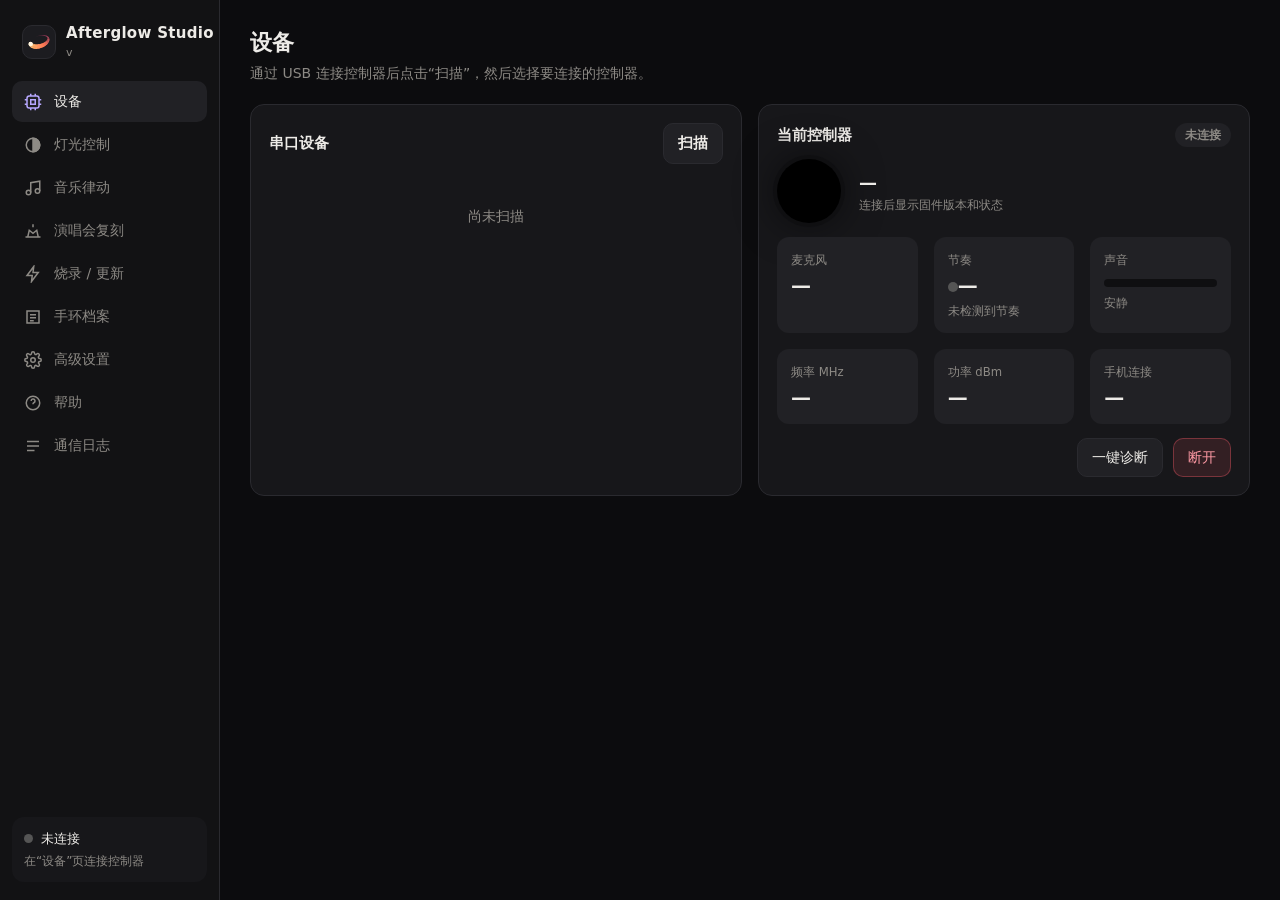
<file: studio/ui/index.html>
<!doctype html>
<html lang="zh-CN">
<head>
<meta charset="utf-8">
<title>Afterglow Studio</title>
<link rel="icon" type="image/svg+xml" href="img/afterglow-mark.svg">
<link rel="stylesheet" href="style.css?v=0.4.5-1">
</head>
<body>
<div class="app">
  <aside>
    <div class="brand">
      <img class="logo" src="img/afterglow-mark.svg" alt="">
      <div><b>Afterglow Studio</b><small id="appver">v</small></div>
    </div>
    <nav><span class="nav-pill" id="nav-pill"></span>
      <a data-page="devices" class="active"><svg viewBox="0 0 24 24"><rect x="4" y="4" width="16" height="16" rx="3"/><path d="M9 9h6v6H9zM9 1v3M15 1v3M9 20v3M15 20v3M1 9h3M1 15h3M20 9h3M20 15h3"/></svg>设备</a>
      <a data-page="control"><svg viewBox="0 0 24 24"><circle cx="12" cy="12" r="9"/><path d="M12 3a9 9 0 0 1 0 18z" fill="currentColor"/></svg>灯光控制</a>
      <a data-page="music"><svg viewBox="0 0 24 24"><path d="M9 18V5l12-2v13"/><circle cx="6" cy="18" r="3"/><circle cx="18" cy="16" r="3"/></svg>音乐律动</a>
      <a data-page="shows"><svg viewBox="0 0 24 24"><path d="M2 20h20M5 20l2-9 5 4 5-4 2 9M12 3v4"/></svg>演唱会复刻</a>
      <a data-page="flash"><svg viewBox="0 0 24 24"><path d="M13 2L4 14h7l-1 8 9-12h-7z"/></svg>烧录 / 更新</a>
      <a data-page="profiles"><svg viewBox="0 0 24 24"><path d="M4 4h16v16H4z"/><path d="M8 9h8M8 13h8M8 17h5"/></svg>手环档案</a>
      <a data-page="settings"><svg viewBox="0 0 24 24"><circle cx="12" cy="12" r="3"/><path d="M19.4 15a1.7 1.7 0 0 0 .3 1.8l.1.1a2 2 0 1 1-2.8 2.8l-.1-.1a1.7 1.7 0 0 0-1.8-.3 1.7 1.7 0 0 0-1 1.5V21a2 2 0 0 1-4 0v-.1a1.7 1.7 0 0 0-1.1-1.5 1.7 1.7 0 0 0-1.8.3l-.1.1a2 2 0 1 1-2.8-2.8l.1-.1a1.7 1.7 0 0 0 .3-1.8 1.7 1.7 0 0 0-1.5-1H3a2 2 0 0 1 0-4h.1a1.7 1.7 0 0 0 1.5-1.1 1.7 1.7 0 0 0-.3-1.8l-.1-.1a2 2 0 1 1 2.8-2.8l.1.1a1.7 1.7 0 0 0 1.8.3H9a1.7 1.7 0 0 0 1-1.5V3a2 2 0 0 1 4 0v.1a1.7 1.7 0 0 0 1 1.5 1.7 1.7 0 0 0 1.8-.3l.1-.1a2 2 0 1 1 2.8 2.8l-.1.1a1.7 1.7 0 0 0-.3 1.8V9a1.7 1.7 0 0 0 1.5 1H21a2 2 0 0 1 0 4h-.1a1.7 1.7 0 0 0-1.5 1z"/></svg>高级设置</a>
      <a data-page="help"><svg viewBox="0 0 24 24"><circle cx="12" cy="12" r="9"/><path d="M9.5 9.2a2.6 2.6 0 1 1 3.6 2.4c-.7.3-1.1.9-1.1 1.6v.4M12 17h.01"/></svg>帮助</a>
      <a data-page="log"><svg viewBox="0 0 24 24"><path d="M4 6h16M4 12h16M4 18h10"/></svg>通信日志</a>
    </nav>
    <div class="devbox">
      <div class="row"><span class="dot" id="sb-dot"></span><span id="sb-title">未连接</span></div>
      <div id="sb-sub" style="margin-top:4px">在“设备”页连接控制器</div>
    </div>
  </aside>

  <main>
    <!-- DEVICES -->
    <section class="page active" id="page-devices">
      <h1>设备</h1><p class="sub">通过 USB 连接控制器后点击“扫描”，然后选择要连接的控制器。</p>
      <div class="grid g2">
        <div class="card">
          <h3>串口设备 <span class="tag"><button id="btn-scan">扫描</button></span></h3>
          <div class="list" id="dev-list"><div class="empty">尚未扫描</div></div>
        </div>
        <div class="card">
          <h3>当前控制器 <span class="tag" id="dev-pill"><span class="pill">未连接</span></span></h3>
          <div class="row" style="gap:18px;margin-bottom:14px">
            <div class="preview" id="live-dot"></div>
            <div><div style="font-size:18px;font-weight:600" id="dev-mode">—</div><div class="mut small" id="dev-meta">连接后显示固件版本和状态</div></div>
          </div>
          <div class="grid g3">
            <div class="stat"><small>麦克风</small><b id="st-mic">—</b></div>
            <div class="stat"><small>节奏</small><b class="rb"><span class="beat" id="st-beat"></span><span id="st-bpm">—</span></b><small id="st-tempo">未检测到节奏</small></div>
            <div class="stat"><small>声音</small><div class="meter" style="margin:9px 0 5px"><i id="st-vol"></i></div><small id="st-volt">安静</small></div>
            <div class="stat"><small>频率 MHz</small><b id="st-freq">—</b></div>
            <div class="stat"><small>功率 dBm</small><b id="st-dbm">—</b></div>
            <div class="stat"><small>手机连接</small><b id="st-wifi">—</b></div>
          </div>
          <div class="row" style="margin-top:14px"><span class="mut small" id="st-health"></span><span class="spacer"></span><button id="btn-diag">一键诊断</button><button class="danger" id="btn-disconnect">断开</button></div>
        </div>
      </div>
    </section>

    <!-- CONTROL -->
    <section class="page" id="page-control">
      <h1>灯光控制</h1><p class="sub">选择颜色后手环将保持常亮。如手环长时间未接收信号，请先唤醒。</p>
      <div class="card">
        <h3>固定颜色</h3>
        <div class="swatches" id="swatches"></div>
        <div class="row" style="margin-top:16px">
          <label class="row mut">自定义 <input type="color" id="custom-color" value="#ff3399" style="width:44px;height:32px;border:0;background:none;padding:0"></label>
          <button id="btn-custom">发送自定义颜色</button>
          <span class="spacer"></span>
          <button id="btn-wake">立即唤醒 30 秒</button>
          <button class="danger" id="btn-off">熄灭</button>
        </div>
      </div>
    </section>

    <!-- MUSIC -->
    <section class="page" id="page-music">
      <h1>音乐律动</h1><p class="sub">可使用控制器内置麦克风（无需电脑），或跟随电脑播放的音频。</p>
      <div class="grid g2">
        <div class="card">
          <h3>控制器麦克风 <span class="tag"><button class="primary" id="btn-mic">开始跟随音乐</button></span></h3>
          <div class="mut small" style="margin-bottom:8px">效果</div>
          <div class="seg" id="style-seg"></div>
          <div style="margin-top:14px">
            <div id="music-sliders"></div>
            <div class="row end"><button id="btn-reset-music">全部恢复默认</button></div>
          </div>
          <div class="row" style="margin-top:10px">
            <label class="switch"><input type="checkbox" id="t-auto"><i></i></label><span>开机自动跟随音乐</span>
            <span class="spacer"></span><button id="btn-save">保存到控制器</button>
          </div>
        </div>
        <div class="card">
          <h3>麦克风监测 <span class="tag"><label class="switch"><input type="checkbox" id="t-mon"><i></i></label></span></h3>
          <div class="meter" style="margin:8px 0 14px"><i id="mic-meter"></i></div>
          <div class="grid g3">
            <div class="stat"><small>音量</small><b id="m-level">—</b></div>
            <div class="stat"><small>节奏</small><b class="rb"><span class="beat" id="m-beat"></span><span id="m-bpm">—</span></b></div>
            <div class="stat"><small>速度</small><b id="m-tempo">—</b></div>
          </div>
          <h3 style="margin-top:22px">电脑音频</h3>
          <div class="row"><select id="loop-dev" style="flex:1"></select><button id="btn-loop-refresh">刷新</button></div>
          <div class="row" style="margin-top:10px"><button class="primary" id="btn-loop-start">开始</button><button id="btn-loop-stop">停止</button>
            <div class="meter" style="flex:1"><i id="loop-meter"></i></div></div>
        </div>
      </div>
    </section>

    <!-- SHOWS -->
    <section class="page" id="page-shows">
      <h1>演唱会复刻</h1><p class="sub">根据现场视频生成灯光时间线：颜色来自画面，闪烁来自现场节拍。播放时由电脑输出音频，手环同步变化。</p>
      <div class="grid g2">
        <div class="card">
          <h3>我的复刻 <span class="tag"><button id="btn-shows-refresh">刷新</button></span></h3>
          <div class="list" id="show-list"><div class="empty">暂无复刻</div></div>
        </div>
        <div class="card">
          <h3>生成新的复刻</h3>
          <label class="field"><span>视频文件</span><div class="row"><input type="text" id="g-video" style="flex:1"><button id="btn-pick-video">选择…</button></div></label>
          <div class="grid g3">
            <label class="field"><span>开始（分:秒）</span><input type="text" id="g-start" value="39:00"></label>
            <label class="field"><span>时长（秒）</span><input type="number" id="g-dur" value="300"></label>
            <label class="field"><span>名称</span><input type="text" id="g-name" value="新复刻"></label>
          </div>
          <div class="row"><button class="primary" id="btn-build">生成</button><span class="mut small" id="g-log"></span></div>
        </div>
      </div>
      <div class="card" style="margin-top:16px" id="editor-card">
        <h3><span id="ed-title">请选择要播放或编辑的复刻</span><span class="tag pill acc" id="ed-pos">0:00.0</span></h3>
        <div class="row">
          <button class="primary" id="btn-play-wake">唤醒 30 秒后播放</button>
          <button id="btn-play">从光标处播放</button>
          <button class="danger" id="btn-stop">停止</button>
          <label class="row mut"><label class="switch"><input type="checkbox" id="t-video" checked><i></i></label>显示原视频</label>
          <span class="spacer"></span>
          <span class="ctl"><span class="mut small">音量</span><input type="range" id="p-vol" min="0" max="100" value="35" style="width:100px"><span id="v-vol" class="small val">35</span></span>
          <span class="ctl"><span class="mut small">灯光提前量</span><input type="range" id="p-lat" min="-200" max="300" step="10" value="80" style="width:100px"><span id="v-lat" class="small val">80ms</span></span>
        </div>
        <div class="tl-tools">
          <span class="mut small">选中段颜色</span><span id="ed-chips" class="row" style="gap:6px"></span>
          <span class="mut small" style="margin-left:10px">效果</span><div class="seg" id="ed-mode"></div>
          <div style="flex-basis:100%;height:0"></div>
          <button id="btn-split">在光标处切分</button><button id="btn-merge">并入下一段</button><button id="btn-del">删除此段</button>
          <button id="btn-undo">撤销</button><span class="spacer"></span><button class="primary" id="btn-save-show">保存</button>
        </div>
        <div class="tl-wrap" id="tl-wrap"><canvas id="tl" height="190"></canvas></div>
        <div class="row" style="margin-top:8px;flex-wrap:nowrap;align-items:flex-start"><span class="mut small" style="flex:1;min-width:0;line-height:1.6">点击色块选中并定位光标；拖动色块左边缘调整换色时间，靠近鼓点会自动吸附，按住 Alt 可自由放置。下方波形为现场声音，橙色竖线为鼓点。</span>
          <span class="mut small" style="flex:none">缩放</span><input type="range" id="tl-zoom" min="4" max="80" value="14" style="width:140px;flex:none"></div>
      </div>
      <div class="card" style="margin-top:16px" id="dev-shows-card">
        <h3>控制器中的节目 <span class="tag"><button id="btn-dev-shows">刷新</button></span></h3>
        <div class="mut small" style="margin-bottom:10px">写入控制器后，可在手机控制页面直接播放，无需电脑。控制器可保存 4 个节目，仅保存灯光时间线，不含视频和音频。先在上方选中一个复刻，再点击要写入的位置。</div>
        <label class="field"><span>节目名称（显示在手机上）</span><input type="text" id="dev-show-name" placeholder="请先在上方选中一个复刻" maxlength="16"></label>
        <div class="list" id="dev-show-list"><div class="empty">请先连接控制器</div></div>
      </div>
    </section>

    <!-- FLASH -->
    <section class="page" id="page-flash">
      <h1>烧录 / 更新</h1><p class="sub">支持多台控制器同时烧录。“仅更新程序”保留控制器上的设置和节目；“完整安装”用于新控制器出厂，会恢复出厂状态，清空设置和控制器中保存的全部节目。</p>
      <div class="grid g2">
        <div class="card">
          <h3>固件包</h3>
          <div class="row"><select id="pkg" style="flex:1"></select><button id="btn-pkg-pick">其他…</button></div>
          <div class="mut small" id="pkg-info" style="margin-top:8px"></div>
          <h3 style="margin-top:20px">目标控制器 <span class="tag"><button id="btn-flash-scan">扫描</button></span></h3>
          <div class="list" id="flash-ports"><div class="empty">请点击“扫描”</div></div>
          <div class="row" style="margin-top:12px">
            <div class="seg" id="flash-mode"><button data-v="full">完整安装（出厂）</button><button data-v="app" class="on">仅更新程序</button></div>
            <span class="spacer"></span><button class="primary" id="btn-flash">烧录所选</button>
          </div>
          <h3 style="margin-top:20px">Wi-Fi 更新</h3>
          <div class="mut small" style="margin-bottom:8px">请先将电脑连接到控制器的 Afterglow-XXXX 热点。</div>
          <div class="row"><input type="text" id="ota-host" value="192.168.4.1" style="width:140px"><button id="btn-ota">通过 Wi-Fi 更新</button></div>
        </div>
        <div class="card"><h3>过程</h3><div id="flash-prog" class="fprog" hidden><div class="row"><span id="flash-prog-t">正在刷入…</span><span class="spacer"></span><b id="flash-prog-n">0%</b></div><div class="meter"><i id="flash-prog-bar"></i></div></div><div id="flash-err" class="fixcard" hidden></div><div class="console" id="flash-log" style="height:380px"></div></div>
      </div>
    </section>

    <!-- PROFILES -->
    <section class="page" id="page-profiles">
      <h1>手环档案</h1><p class="sub">不同批次的手环工作频率可能略有偏差。可为每批手环保存一份档案，并应用到控制器。</p>
      <div class="card" style="margin-bottom:16px" id="adapt-card">
        <h3>手环频率适配 <span class="tag pill acc">逐个频率测试</span></h3>
        <div class="mut small" style="margin-bottom:12px">用于反应不灵敏或无法点亮的手环。第一轮以最大功率在各候选频率上发送红蓝闪烁信号，确定可用范围；若多个频率均有反应，第二轮会自动降低功率重新测试，以精确定位中心频率。请根据手环是否跟随闪烁作出选择。每个频率约需 20–30 秒。</div>
        <div class="row" id="adapt-form">
          <label class="mut small">起始 MHz <input type="number" id="ad-from" value="433.72" step="0.01" style="width:96px"></label>
          <label class="mut small">结束 MHz <input type="number" id="ad-to" value="434.12" step="0.01" style="width:96px"></label>
          <label class="mut small">间隔 MHz <input type="number" id="ad-step" value="0.05" step="0.005" style="width:80px"></label>
          <label class="mut small">每个频率 秒 <input type="number" id="ad-dwell" value="30" style="width:70px"></label>
          <span class="spacer"></span><button class="primary" id="btn-adapt">开始适配</button>
        </div>
        <div id="adapt-run" style="display:none;margin-top:6px">
          <div class="row"><div><div class="mut small" id="ad-phase">正在测试</div><div style="font-size:22px;font-weight:700" id="ad-freq">—</div></div>
            <span class="spacer"></span><span class="pill" id="ad-left">—</span></div>
          <div class="meter" style="margin:12px 0"><i id="ad-bar"></i></div>
          <div class="row"><button class="primary" id="btn-ad-yes">全部有反应</button><button id="btn-ad-part">部分有反应</button><button id="btn-ad-no">无反应</button><span class="spacer"></span><button class="danger" id="btn-ad-stop">停止</button></div>
        </div>
        <div id="ad-chips" class="row" style="margin-top:12px;gap:6px"></div>
        <div id="ad-result" style="display:none;margin-top:14px"></div>
      </div>
      <div class="grid g2">
        <div class="card"><h3>档案 <span class="tag"><button id="btn-prof-new">新建</button></span></h3><div class="list" id="prof-list"></div></div>
        <div class="card">
          <h3>编辑</h3>
          <label class="field"><span>名称</span><input type="text" id="pf-name"></label>
          <label class="field"><span>批次 / 来源</span><input type="text" id="pf-venue"></label>
          <label class="field"><span>电路板 / 晶振</span><input type="text" id="pf-pcb"></label>
          <div class="grid g2">
            <label class="field"><span>频率 MHz</span><input type="number" step="0.0005" id="pf-freq"></label>
            <label class="field"><span>功率 dBm</span><select id="pf-dbm"><option>-10</option><option>0</option><option>5</option><option>10</option></select></label>
            <label class="field"><span>位宽 us</span><input type="number" id="pf-bitus"></label>
            <label class="field"><span>帧间隔 ms</span><input type="number" id="pf-period"></label>
          </div>
          <label class="field"><span>备注</span><textarea id="pf-notes" rows="3"></textarea></label>
          <div class="row"><button class="primary" id="btn-prof-apply">应用到控制器</button><button id="btn-prof-read">从控制器读取</button>
            <span class="spacer"></span><button class="danger" id="btn-prof-del">删除</button><button id="btn-prof-save">保存</button></div>
        </div>
      </div>
    </section>

    <!-- ADAPT (rendered inside the profiles page by app.js) -->
    <!-- SETTINGS -->
    <section class="page" id="page-settings">
      <h1>高级设置</h1><p class="sub">修改后点“保存到控制器”，断电后仍然有效。</p>
      <div class="grid g2">
        <div class="card">
          <h3>亮度上限（防止电池供电不足导致闪烁）</h3>
          <div id="power-sliders"></div>
          <div class="row" style="margin-top:10px"><button class="primary" id="btn-bat">电池检测</button></div><div id="bat-res" style="margin-top:12px"></div>
          <div class="mut small">用于防止电池供电不足导致的闪烁。默认值：单色 80%，三色合计 125%。</div>
        </div>
        <div class="card">
          <h3>手环唤醒</h3>
          <div class="row" style="margin-bottom:6px"><label class="switch"><input type="checkbox" id="t-ka"><i></i></label><span>保持手环唤醒</span></div>
          <div class="mut small" style="margin-bottom:14px">控制器开机期间持续唤醒手环，操作即时生效（推荐开启）。</div>
          <div class="row" style="margin-bottom:6px"><label class="switch"><input type="checkbox" id="t-aoff"><i></i></label><span>信号中断后自动熄灭</span></div>
          <div class="mut small" style="margin-bottom:18px">控制器断电或手环离开信号范围约 30–40 秒后，手环自动熄灭以节省电量（推荐开启）。</div>
          <h3>手机热点</h3>
          <div class="row"><label class="switch"><input type="checkbox" id="t-wifi"><i></i></label><span>开机打开 Afterglow 热点（重启后生效）</span></div>
          <label class="field" style="margin-top:12px"><span>热点密码（8–20 位）</span><div class="row"><input type="text" id="wifi-pass" style="flex:1"><button id="btn-wifi-pass">修改</button></div></label>
        </div>
      </div>
      <div class="card" style="margin-top:16px"><h3>设置备份</h3>
        <div class="mut small" style="margin-bottom:12px">把频率、亮度上限、效果等设置保存成文件，换控制器或恢复出厂后一键恢复。热点密码不会写入备份。</div>
        <div class="row"><button id="btn-export-settings">导出设置</button><button id="btn-import-settings">从文件恢复</button><span class="mut small" id="backup-msg"></span></div></div>
      <div class="row" style="margin-top:16px"><button class="primary" id="btn-save2">保存到控制器</button><button id="btn-reboot">重启控制器</button>
        <span class="spacer"></span><button class="danger" id="btn-factory">恢复出厂设置</button></div>
      <div class="mut small" style="margin-top:8px;text-align:right">恢复出厂设置会清除全部设置（含频率、亮度上限、热点密码）和控制器中保存的节目，然后重启。</div>
    </section>

    <!-- HELP -->
    <section class="page" id="page-help">
      <h1>帮助</h1><p class="sub">常见问题。手机控制页面的“帮助”中有同样的内容。</p>
      <div class="row" style="margin:-4px 0 18px;gap:10px"><button class="primary" id="btn-diag2">一键诊断</button><button id="btn-guide">重新打开新手引导</button><span class="mut small">遇到问题先点“一键诊断”，可以把报告直接复制发到群里。</span></div>
      <div class="grid g2 help-grid"><div class="card help-item"><h3>手环不亮怎么办</h3><div class="mut small" style="line-height:1.75">先点“手环唤醒”里的“立即唤醒 30 秒”，期间把手环<b>竖放</b>在控制器旁 30 厘米以内。仍然不亮时，检查电池是否装反或电量不足，可更换两颗 CR2032 纽扣电池。如果还是不亮，可以运行“手环频率适配”自动寻找合适的频率。</div></div><div class="card help-item"><h3>手环能离控制器多远</h3><div class="mut small" style="line-height:1.75">换上新电池后，手环竖放时约 1.3 米内可稳定跟随，平放约 75 厘米。手环朝向影响很大，竖放（灯面朝向侧面）效果最好。演唱会带回的旧电池会明显缩短距离，建议更换新电池。</div></div><div class="card help-item"><h3>手环闪烁或亮度不稳定</h3><div class="mut small" style="line-height:1.75">通常是电池电量不足，在红、橙、黄、粉等较亮的颜色下更明显。请运行“电池检测”，控制器会自动设置不会闪烁的亮度上限；或更换新电池。</div></div><div class="card help-item"><h3>“熄灭”后手环还耗电吗</h3><div class="mut small" style="line-height:1.75">“熄灭”只是关闭灯光，手环仍在接收信号，耗电比亮灯时少得多。控制器关闭后，手环会自动进入休眠。长期不用时，建议取出电池，或在电池与触点之间垫一张小纸片。</div></div><div class="card help-item"><h3>页面打不开或提示“未连接到控制器”</h3><div class="mut small" style="line-height:1.75">请确认手机已连接控制器的 Afterglow 热点。由于热点没有互联网，手机有时会自动切换回其他 Wi-Fi，请在“设置 → Wi-Fi”中重新连接。在 Safari 中输入 <b>http://afterglow.local</b> 或 <b>192.168.4.1</b> 即可打开本页面。</div></div><div class="card help-item"><h3>怎样更快打开控制页面</h3><div class="mut small" style="line-height:1.75">在 Safari 中打开本页面后，点击底部的“分享”按钮，选择“添加到主屏幕”。以后连上控制器热点，直接点主屏幕上的 Afterglow 图标即可打开，无需再输入网址。</div></div><div class="card help-item"><h3>演唱会复刻怎么使用</h3><div class="mut small" style="line-height:1.75">复刻节目需要先在电脑端 Afterglow Studio 中根据你自己录制的视频生成，再写入控制器，最多保存 4 个。播放时可选择手机中对应的音乐，灯光会与音乐同步。</div></div><div class="card help-item"><h3>可以用数据线连接手机控制吗</h3><div class="mut small" style="line-height:1.75">不支持。iPhone 的 Safari 不允许网页访问 USB 设备。没有手机时，可以短按控制器上的按键，依次切换：跟随音乐、红、绿、蓝、白、熄灭；长按 3 秒可以开启或关闭热点。</div></div><div class="card help-item"><h3>隐私说明</h3><div class="mut small" style="line-height:1.75">控制器不连接互联网，不需要注册账号，也不收集任何使用数据。麦克风只用于实时计算音量和节拍，不录音、不保存、不上传。选择的音乐只在本机播放，不会上传到控制器或其他地方。</div></div><div class="card help-item"><h3>如何从视频生成演唱会复刻</h3><div class="mut small" style="line-height:1.75">在“演唱会复刻”页面选择你自己录制的视频，填写开始时间和时长后点击“生成”。软件会从画面提取主题色、从现场声音提取鼓点，生成灯光时间线；可在下方时间线上调整换色点和效果，换色点靠近鼓点时会自动吸附。保存后写入控制器，即可在手机上播放。</div></div><div class="card help-item"><h3>如何更新控制器固件</h3><div class="mut small" style="line-height:1.75">用 USB 线连接控制器，在“烧录 / 更新”页面选择固件包，勾选控制器后选择“仅更新程序”并点击“烧录所选”，设置和节目都会保留。也可以让电脑连接控制器热点，通过 Wi-Fi 更新；控制器只接受 Afterglow 固件，选错文件会被拒绝。</div></div><div class="card help-item"><h3>烧录时提示串口被占用</h3><div class="mut small" style="line-height:1.75">同一时间只能有一个程序使用控制器的 USB 串口。请先在“设备”页面断开控制器，或关闭其他串口工具，然后重试。</div></div><div class="card help-item"><h3>“完整安装”和“仅更新程序”有什么区别</h3><div class="mut small" style="line-height:1.75">“仅更新程序”只替换固件，保留频率、亮度上限等设置和控制器里的节目。“完整安装”用于新控制器出厂，会恢复出厂状态，清空全部设置和节目。</div></div></div>
    </section>

    <!-- LOG -->
    <section class="page" id="page-log">
      <h1>通信日志</h1><p class="sub">控制器与电脑之间的串口收发记录。</p>
      <div class="row" style="margin-bottom:10px"><input type="text" id="raw-cmd" placeholder="直接发送命令，例如 status" style="flex:1"><button id="btn-raw">发送</button></div>
      <div class="console tall" id="log"></div>
    </section>
  </main>
</div>
<div class="modal" id="bat-modal"><div class="card" style="width:420px;text-align:center"><div id="bat-run">
  <div class="mut" id="bat-phase">电池检测</div><div id="bat-step" style="font-size:22px;font-weight:700;margin:8px 0">准备…</div>
  <div class="mut small">请将手环放在控制器旁边，观察约 5 秒后作出选择。如果偶尔出现闪烁，也请选择<b>“出现闪烁”</b>。</div>
  <div class="meter" style="margin:16px 0"><i id="bat-bar"></i></div>
  <div class="row" style="justify-content:center"><button id="btn-bat-ok-stable" style="padding:12px 36px">稳定</button><button class="primary" id="btn-bat-flash" style="padding:12px 36px">出现闪烁</button><button id="btn-bat-cancel">取消</button></div></div>
  <div id="bat-done" style="display:none"><div id="bat-ico"></div><div id="bat-title" style="font-size:24px;font-weight:800;margin:10px 0 6px"></div>
  <div class="mut" id="bat-desc" style="line-height:1.7"></div><button class="primary" id="btn-bat-ok" style="margin-top:18px;padding:10px 40px">确定</button></div>
</div></div>
<div class="modal" id="video-modal"><div class="card video-card">
  <div class="row" style="margin-bottom:10px"><b id="video-title">原视频</b><span class="spacer"></span><button id="btn-video-close">停止并关闭</button></div>
  <video id="show-video" playsinline preload="auto"></video>
  <div class="vbar">
    <button class="vplay" id="btn-vplay" title="播放 / 暂停（空格）" aria-label="播放 / 暂停">
      <svg class="i-pause" viewBox="0 0 24 24"><rect x="6" y="5" width="4" height="14" rx="1.2"/><rect x="14" y="5" width="4" height="14" rx="1.2"/></svg>
      <svg class="i-play" viewBox="0 0 24 24"><path d="M8 5.5v13a1 1 0 0 0 1.5.86l10.2-6.5a1 1 0 0 0 0-1.72L9.5 4.64A1 1 0 0 0 8 5.5z"/></svg>
    </button>
    <input type="range" id="v-seek" min="0" max="300" step="0.1" value="0" aria-label="播放进度">
    <span class="small vtime" id="video-time">0:00.0 / 0:00.0</span>
  </div>
  <div class="mut small" style="margin-top:8px">手环跟随视频进度：暂停时保持当前颜色，拖动进度条后从新位置继续。空格键播放 / 暂停。</div>
</div></div>
<div class="modal" id="diag-modal"><div class="card diag-card">
  <div class="row"><h3 style="margin:0">一键诊断</h3><span class="spacer"></span><button class="ghost" id="btn-diag-close">关闭</button></div>
  <div class="mut small" id="diag-sub" style="margin:6px 0 14px">正在检查…</div>
  <div class="diag-list" id="diag-list"></div>
  <div class="row" style="margin-top:16px"><span class="mut small">报告不含个人信息，可以直接发到群里。</span><span class="spacer"></span><button id="btn-diag-again">重新检查</button><button class="primary" id="btn-diag-copy">复制报告</button></div>
</div></div>
<div class="modal" id="guide-modal"><div class="card guide-card">
  <div class="guide-top"><div class="guide-steps"><span data-s="1">连接控制器</span><i></i><span data-s="2">刷入固件</span><i></i><span data-s="3">用手机连接</span></div><button class="ghost small" id="btn-guide-skip">跳过引导</button></div>
  <div class="guide-body" data-step="1">
    <h2>用数据线把控制器连到电脑</h2>
    <p class="mut">插上后会自动识别，不用点任何按钮。</p>
    <div class="guide-status" id="g1-status"><span class="spin"></span><span id="g1-text">正在寻找控制器…</span></div>
    <div class="fixcard" id="g1-fix" hidden></div>
  </div>
  <div class="guide-body" data-step="2" hidden>
    <h2 id="g2-title">刷入固件</h2>
    <p class="mut" id="g2-sub">大约 1 分钟，期间不要拔线。</p>
    <div class="fprog" id="g2-prog"><div class="row"><span id="g2-pt">准备中</span><span class="spacer"></span><b id="g2-pn">0%</b></div><div class="meter"><i id="g2-bar"></i></div></div>
    <div class="fixcard" id="g2-fix" hidden></div>
    <div class="row" style="margin-top:18px"><span class="spacer"></span><button class="primary" id="btn-g2-go">刷入固件</button></div>
  </div>
  <div class="guide-body" data-step="3" hidden>
    <h2>用手机连接控制器</h2>
    <p class="mut">控制器已经准备好了。拿起手机：</p>
    <ol class="guide-ol">
      <li>打开 <b>设置 → Wi-Fi</b>，连接 <b class="big" id="g3-ssid">Afterglow-XXXX</b></li>
      <li id="g3-pwline">密码 <b class="big" id="g3-pw">afterglow88</b><span class="mut small" id="g3-pwnote" hidden><br>忘了的话，可以在 Studio 的“高级设置”里重新设一个热点密码。</span></li>
      <li>控制页面会自动弹出；没弹出就在浏览器打开 <b>192.168.4.1</b></li>
    </ol>
    <p class="mut small">手机提示“此网络无法上网”时，选“保持连接”。以后也可以一直在电脑上用 Afterglow Studio 控制。</p>
    <div class="row" style="margin-top:18px"><span class="spacer"></span><button class="primary" id="btn-g3-done">开始使用</button></div>
  </div>
</div></div>
<div class="toast-box" id="toasts"></div>
<script>if (location.search.indexOf('mock') >= 0) document.write('<script src="mock.js"><\/script>');</script>
<script src="app.js?v=0.4.5-1"></script>
</body>
</html>
</file>
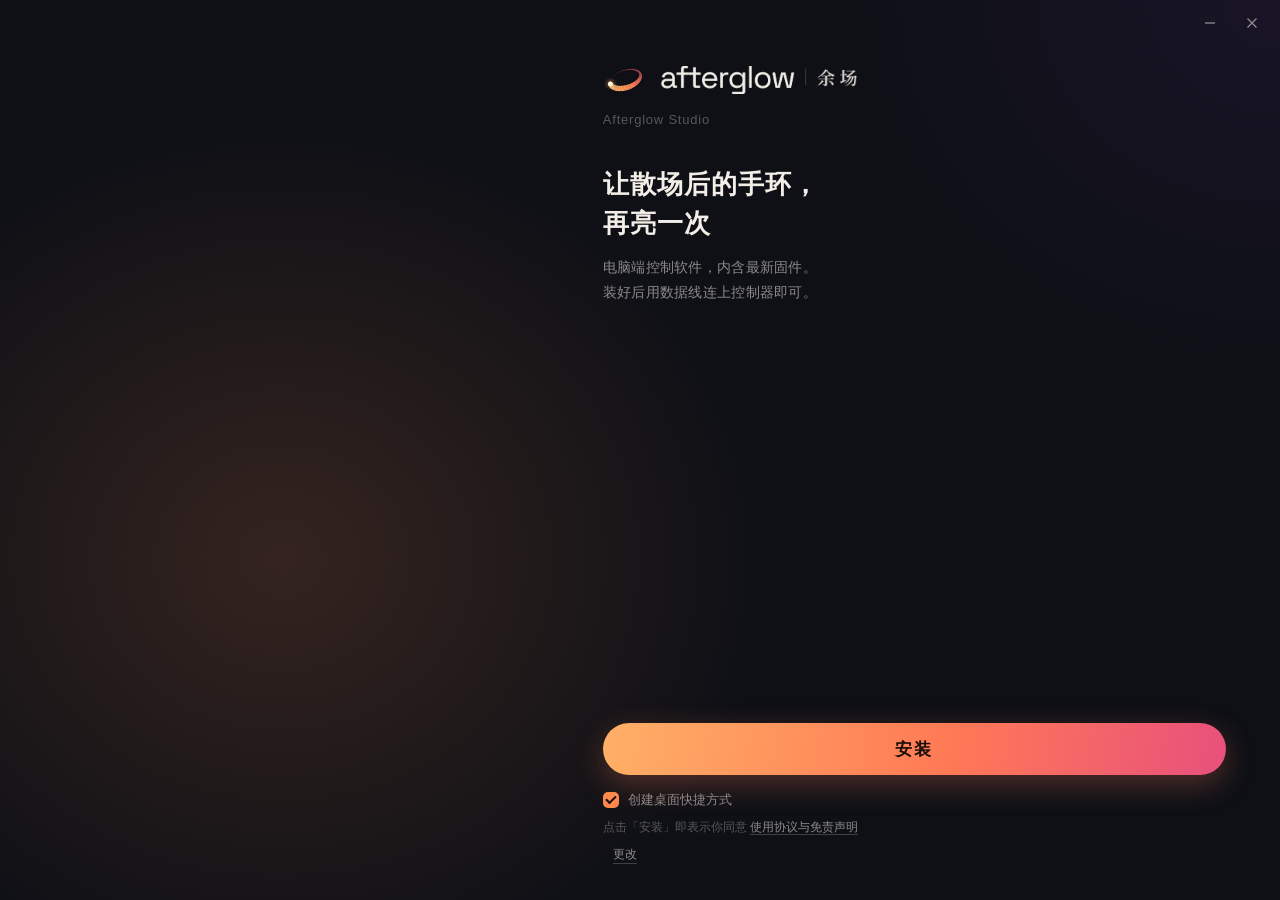
<file: studio/setup/ui/setup.html>
<!doctype html>
<html lang="zh">
<head>
<meta charset="utf-8">
<title>Afterglow Studio 安装</title>
<style>
/* Afterglow custom installer. One window, states: ready / installing / done / error / uninstall / removing / removed.
   Talks to setup_app.py through window.pywebview.api; ?mock runs a fake backend for design previews. */
@font-face { font-family: 'SG'; src: local('Space Grotesk'), local('SpaceGrotesk-Regular'); }
:root { --bg: #0E1016; --fg: #F2EEE7; --mut: rgba(242,238,231,.55); --dim: rgba(242,238,231,.32); --line: rgba(255,255,255,.08);
        --acc: #FF8A4C; --grad: linear-gradient(100deg, #FFB067 0%, #FF7A55 55%, #E8507C 100%); }
* { box-sizing: border-box; margin: 0; padding: 0; }
html, body { width: 100%; height: 100%; overflow: hidden; background: var(--bg); color: var(--fg);
  font-family: 'Microsoft YaHei UI', 'Microsoft YaHei', 'PingFang SC', sans-serif; -webkit-font-smoothing: antialiased; user-select: none; }
#app { position: relative; width: 100%; height: 100%; display: grid; grid-template-columns: 46% 54%; }
#glow { position: absolute; inset: 0; pointer-events: none;
  background: radial-gradient(ellipse 55% 70% at 22% 62%, rgba(255,138,76,.16), transparent 70%),
              radial-gradient(ellipse 50% 60% at 100% 0%, rgba(166,77,255,.07), transparent 70%); transition: opacity .8s; }
#scene { position: relative; }
#cv { position: absolute; inset: 0; width: 100%; height: 100%; pointer-events: none; }
.drag { position: absolute; left: 0; right: 96px; top: 0; height: 40px; z-index: 5; }
#ctl { position: absolute; right: 8px; top: 8px; z-index: 6; display: flex; gap: 2px; }
#ctl button { width: 40px; height: 30px; border: 0; border-radius: 8px; background: transparent; color: var(--mut); cursor: pointer;
  display: grid; place-items: center; transition: background .2s, color .2s; }
#ctl button:hover { background: rgba(255,255,255,.07); color: var(--fg); }
#ctl button.x:hover { background: #c4314b; color: #fff; }
#side { position: relative; padding: 58px 54px 36px 14px; display: flex; flex-direction: column; }
.brand { display: flex; align-items: center; gap: 14px; }
.brand .mk { width: 44px; height: 44px; flex: none; }
.wmimg { height: 28px; width: auto; flex: none; }
.wm { white-space: nowrap; }
.wm .w { font-family: 'Space Grotesk', 'SG', 'Segoe UI', sans-serif; font-size: 30px; letter-spacing: -0.03em; }
.wm .bar { display: inline-block; width: 1px; height: 16px; background: #3A3F4C; margin: 0 11px; vertical-align: 2px; }
.wm .z { font-size: 17px; letter-spacing: .28em; color: #D8D3CB; font-family: 'Songti SC', 'SimSun', serif; }
.ver { margin-top: 10px; font-size: 13px; color: var(--dim); letter-spacing: .06em; }
.headline { margin-top: 38px; font-size: 26px; font-weight: 600; letter-spacing: .04em; line-height: 1.5; }
.sub { margin-top: 12px; font-size: 14px; color: var(--mut); line-height: 1.75; letter-spacing: .02em; }
.spacer { flex: 1; }
.btn { position: relative; height: 52px; border: 0; border-radius: 26px; font: inherit; font-size: 17px; font-weight: 600; letter-spacing: .12em;
  cursor: pointer; color: #1a0e08; background: var(--grad); box-shadow: 0 10px 30px rgba(255,122,85,.28);
  transition: transform .25s cubic-bezier(.2,.8,.2,1), box-shadow .25s, filter .25s; }
.btn:hover { transform: translateY(-1px); box-shadow: 0 14px 36px rgba(255,122,85,.38); filter: brightness(1.05); }
.btn:active { transform: translateY(1px) scale(.99); }
.btn.ghost { background: transparent; color: var(--fg); box-shadow: inset 0 0 0 1px rgba(255,255,255,.16); }
.btn.ghost:hover { box-shadow: inset 0 0 0 1px rgba(255,255,255,.3); }
.row { display: flex; gap: 12px; }
.row .btn { flex: 1; }
.opts { margin-top: 16px; display: flex; flex-direction: column; gap: 10px; font-size: 13px; color: var(--mut); }
.check { display: inline-flex; align-items: center; gap: 9px; cursor: pointer; width: fit-content; }
.check input { appearance: none; width: 16px; height: 16px; border-radius: 5px; box-shadow: inset 0 0 0 1.5px rgba(255,255,255,.28); display: grid; place-items: center; transition: all .2s; cursor: pointer; }
.check input:checked { background: var(--acc); box-shadow: none; }
.check input:checked::after { content: ''; width: 8px; height: 4px; border: 2px solid #1a0e08; border-top: 0; border-right: 0; transform: rotate(-45deg) translate(1px,-1px); }
.legal { font-size: 12px; color: var(--dim); }
.legal a { color: var(--mut); text-decoration: none; border-bottom: 1px solid rgba(255,255,255,.2); cursor: pointer; }
.legal a:hover { color: var(--fg); }
.path { font-size: 12px; color: var(--dim); white-space: nowrap; overflow: hidden; text-overflow: ellipsis; }
.where { display: flex; gap: 10px; align-items: baseline; font-size: 12px; color: var(--dim); }
.where span { min-width: 0; overflow: hidden; text-overflow: ellipsis; white-space: nowrap; }
.where a { flex: none; color: var(--mut); cursor: pointer; border-bottom: 1px solid rgba(255,255,255,.2); }
.where a:hover { color: var(--fg); }
.where a.note { border: 0; cursor: default; color: var(--dim); pointer-events: none; }
/* progress */
.prog { height: 52px; display: flex; flex-direction: column; justify-content: center; gap: 12px; }
.prog .top { display: flex; justify-content: space-between; font-size: 13px; color: var(--mut); }
.prog .top b { font-family: 'Space Grotesk', 'SG', 'Segoe UI', sans-serif; font-weight: 500; color: var(--fg); font-size: 15px; }
.track { height: 4px; border-radius: 2px; background: rgba(255,255,255,.08); overflow: hidden; }
.fill { height: 100%; width: 0; border-radius: 2px; background: var(--grad); box-shadow: 0 0 14px rgba(255,138,76,.7); transition: width .35s cubic-bezier(.2,.8,.2,1); }
/* state switching with cross-fades */
[data-show] { transition: opacity .45s cubic-bezier(.2,.8,.2,1), transform .45s cubic-bezier(.2,.8,.2,1); }
.hide { opacity: 0 !important; transform: translateY(8px); pointer-events: none; position: absolute !important; visibility: hidden; }
/* licence overlay */
#lic { position: absolute; inset: 0; z-index: 8; background: rgba(8,9,13,.72); backdrop-filter: blur(10px); display: grid; place-items: center;
  opacity: 0; pointer-events: none; transition: opacity .35s; }
#lic.on { opacity: 1; pointer-events: auto; }
#lic .card { width: 82vw; height: 80vh; overflow: hidden; background: #151821; border-radius: 18px; box-shadow: 0 0 0 1px var(--line), 0 30px 80px rgba(0,0,0,.5);
  display: flex; flex-direction: column; transform: translateY(14px) scale(.98); transition: transform .4s cubic-bezier(.2,.8,.2,1); }
#lic.on .card { transform: none; }
#lic h3 { padding: 22px 26px 12px; font-size: 16px; font-weight: 600; letter-spacing: .04em; }
#lic pre { flex: 1; min-height: 0; overflow: auto; padding: 0 26px; font: 12.5px/1.85 'Microsoft YaHei UI', sans-serif; color: var(--mut); white-space: pre-wrap; user-select: text; }
#lic pre::-webkit-scrollbar { width: 8px; } #lic pre::-webkit-scrollbar-thumb { background: rgba(255,255,255,.12); border-radius: 4px; }
#lic .foot { padding: 16px 26px 22px; display: flex; justify-content: flex-end; }
#lic .foot .btn { height: 40px; padding: 0 28px; font-size: 14px; }
.err { color: #ff8a8a; }
</style>
</head>
<body>
<div id="app">
  <div id="glow"></div>
  <div class="drag pywebview-drag-region"></div>
  <div id="ctl"><button title="最小化" onclick="api('minimize')"><svg width="12" height="12"><path d="M1 6h10" stroke="currentColor" stroke-width="1.3"/></svg></button><button class="x" title="关闭" onclick="api('close')"><svg width="12" height="12"><path d="M1.5 1.5l9 9M10.5 1.5l-9 9" stroke="currentColor" stroke-width="1.3"/></svg></button></div>

  <canvas id="cv"></canvas>
  <div id="scene" class="pywebview-drag-region"></div>

  <div id="side">
    <div class="brand pywebview-drag-region"><img class="mk" src="logo.svg" alt=""><img class="wmimg" src="wordmark.png" alt="afterglow 余场"></div>
    <div class="ver" id="ver">Afterglow Studio</div>

    <!-- ready -->
    <div data-show="ready">
      <div class="headline">让散场后的手环，<br>再亮一次</div>
      <div class="sub" id="readysub">电脑端控制软件，内含最新固件。<br>装好后用数据线连上控制器即可。</div>
    </div>
    <!-- installing -->
    <div data-show="installing" class="hide">
      <div class="headline">正在安装…</div>
      <div class="sub">稍等片刻，不用做任何操作。</div>
    </div>
    <!-- done -->
    <div data-show="done" class="hide">
      <div class="headline">装好了</div>
      <div class="sub">打开软件，用数据线连上控制器，<br>在「烧录 / 更新」里刷一次固件就能用了。</div>
    </div>
    <!-- error -->
    <div data-show="error" class="hide">
      <div class="headline" id="errhead">没装上</div>
      <div class="sub err" id="errmsg">出了点问题。</div>
    </div>
    <!-- uninstall -->
    <div data-show="uninstall" class="hide">
      <div class="headline">卸载 Afterglow Studio？</div>
      <div class="sub">软件会从这台电脑上移除。<br>控制器里的固件和设置不受影响。</div>
    </div>
    <div data-show="removing" class="hide">
      <div class="headline">正在卸载…</div>
      <div class="sub">马上就好。</div>
    </div>
    <div data-show="removed" class="hide">
      <div class="headline">已卸载</div>
      <div class="sub">感谢使用。想回来随时可以重新安装。</div>
    </div>

    <div class="spacer"></div>

    <!-- bottom actions -->
    <div data-show="ready">
      <button class="btn" style="width:100%" onclick="doInstall()" id="btn-install">安装</button>
      <div class="opts">
        <label class="check"><input type="checkbox" id="desk" checked>创建桌面快捷方式</label>
        <div class="legal">点击「<span id="actname">安装</span>」即表示你同意 <a onclick="showLic(true)">使用协议与免责声明</a></div>
        <div class="where"><span id="path"></span><a id="chg" onclick="pickDir()">更改</a></div>
      </div>
    </div>
    <div data-show="installing removing" class="hide">
      <div class="prog"><div class="top"><span id="ptext">准备中</span><b id="pnum">0%</b></div><div class="track"><div class="fill" id="pfill"></div></div></div>
      <div class="opts"><div class="path">&nbsp;</div><div class="path">&nbsp;</div></div>
    </div>
    <div data-show="done" class="hide">
      <div class="row"><button class="btn" onclick="api('open_app').then(() => api('close'))">打开 Afterglow Studio</button></div>
      <div class="opts"><div class="legal"><a onclick="api('close')">完成，稍后再打开</a></div><div class="path">&nbsp;</div></div>
    </div>
    <div data-show="error" class="hide">
      <div class="row"><button class="btn" id="errgo" onclick="errAction()">重试</button><button class="btn ghost" onclick="api('close')">关闭</button></div>
      <div class="opts"><div class="path">&nbsp;</div><div class="path">&nbsp;</div></div>
    </div>
    <div data-show="uninstall" class="hide">
      <div class="row"><button class="btn ghost" onclick="api('close')">取消</button><button class="btn" onclick="doUninstall()">卸载</button></div>
      <div class="opts"><label class="check"><input type="checkbox" id="deldata">同时删除我的复刻和手环档案</label><div class="path">&nbsp;</div></div>
    </div>
    <div data-show="removed" class="hide">
      <div class="row"><button class="btn ghost" onclick="api('close')">关闭</button></div>
      <div class="opts"><div class="path">&nbsp;</div><div class="path">&nbsp;</div></div>
    </div>
  </div>

  <div id="lic" onclick="if (event.target === this) showLic(false)"><div class="card"><h3>使用协议与免责声明</h3><pre id="lictext"></pre><div class="foot"><button class="btn" onclick="showLic(false)">知道了</button></div></div></div>
</div>

<script>
// ---------- backend bridge ----------
window.onerror = (m, src, line) => { try { window.pywebview.api.log(`JS ${m} @${line}`); } catch (e) {} };
const api = (name, ...args) => (window.pywebview && window.pywebview.api && window.pywebview.api[name]) ? window.pywebview.api[name](...args) : Promise.resolve(null);
let STATE = 'ready';
function setState(s) {
  STATE = s;
  document.querySelectorAll('[data-show]').forEach((el) => el.classList.toggle('hide', !el.dataset.show.split(' ').includes(s)));
  $('glow').style.opacity = (s === 'error') ? 0.4 : 1;
}
const $ = (id) => document.getElementById(id);
function showLic(on) { $('lic').classList.toggle('on', on); }
let progress = 0, target = 0;
window.onProgress = (pct, text) => { target = pct; $('ptext').textContent = text; };
window.onFinished = (ok, msg, code) => {
  if (ok) { target = 100; setTimeout(() => { setState(STATE === 'removing' ? 'removed' : 'done'); }, 500); }
  else {
    const un = MODE === 'uninstall', running = code === 'running';
    $('errhead').textContent = running ? (un ? '还不能卸载' : '还不能安装') : (un ? '没卸载成功' : '没装上');
    $('errmsg').textContent = msg || '出了点问题。';
    $('errmsg').classList.toggle('err', !running);
    $('errgo').textContent = running ? '关闭软件并继续' : '重试';
    ERR_CODE = code;
    setState('error');
  }
};
let MODE = 'install', ERR_CODE = '';
async function errAction() {
  if (ERR_CODE === 'running') {
    $('errgo').textContent = '正在关闭…';
    await api('close_app');
    return MODE === 'uninstall' ? doUninstall() : doInstall();
  }
  setState(MODE === 'uninstall' ? 'uninstall' : 'ready');     // back to where the user was
}
async function pickDir() {
  const r = await api('choose_dir');
  if (!r) return;
  $('path').textContent = `安装到 ${r.path}`;
  $('btn-install').textContent = $('actname').textContent = r.upgrade ? '升级' : '安装';
}
function doInstall() { setState('installing'); target = 0; progress = 0; api('install', $('desk').checked); }
function doUninstall() { setState('removing'); target = 0; progress = 0; api('uninstall', $('deldata').checked); }

// ---------- capsule scene (same look as the promo) ----------
const cv = $('cv'), ctx = cv.getContext('2d');
let DPR = 1, W = 0, H = 0;
function resize() { DPR = window.devicePixelRatio || 1; W = cv.clientWidth; H = cv.clientHeight; cv.width = W * DPR; cv.height = H * DPR; }
window.addEventListener('resize', resize);
const hex = (h) => [parseInt(h.slice(1, 3), 16), parseInt(h.slice(3, 5), 16), parseInt(h.slice(5, 7), 16)];
const mix = (a, b, k) => a.map((v, i) => v + (b[i] - v) * k);
const rgba = (c, a) => `rgba(${c[0] | 0},${c[1] | 0},${c[2] | 0},${a})`;
const AMBER = hex('#FFB067'), WHITE = hex('#FFF6EA'), BLACK = [0, 0, 0];
function rr(x, y, w, h, r) { ctx.beginPath(); ctx.moveTo(x + r, y); ctx.arcTo(x + w, y, x + w, y + h, r); ctx.arcTo(x + w, y + h, x, y + h, r); ctx.arcTo(x, y + h, x, y, r); ctx.arcTo(x, y, x + w, y, r); ctx.closePath(); }
function pod(sx, sy, h, c, I, amb) {
  const w = h * 0.7, r = w * 0.44, x = sx - w / 2, y = sy - h;
  ctx.save(); ctx.globalCompositeOperation = 'lighter';
  if (I > 0.01) {
    const pool = ctx.createRadialGradient(sx, sy, 0, sx, sy, w * 2.4);
    pool.addColorStop(0, rgba(c, .7 * I)); pool.addColorStop(.35, rgba(c, .24 * I)); pool.addColorStop(1, rgba(c, 0));
    ctx.save(); ctx.translate(sx, sy); ctx.scale(1, .22); ctx.translate(-sx, -sy); ctx.fillStyle = pool; ctx.fillRect(sx - w * 2.6, sy - w * 2.6, w * 5.2, w * 5.2); ctx.restore();
    const bl = ctx.createRadialGradient(sx, sy - h * .5, 0, sx, sy - h * .5, h * 1.3);
    bl.addColorStop(0, rgba(c, .5 * I)); bl.addColorStop(.4, rgba(c, .15 * I)); bl.addColorStop(1, rgba(c, 0));
    ctx.fillStyle = bl; ctx.fillRect(sx - h * 1.4, sy - h * 1.9, h * 2.8, h * 2.8);
  }
  ctx.restore();
  ctx.save(); ctx.translate(0, sy * 2); ctx.scale(1, -1); rr(x, y, w, h, r); ctx.clip();
  const lit = mix(mix(hex('#2a2b30'), hex('#d8d4cc'), amb), c, I * .85);
  const rg = ctx.createLinearGradient(0, sy, 0, sy - h * .75); rg.addColorStop(0, rgba(lit, .36 * Math.max(amb, I))); rg.addColorStop(1, rgba(lit, 0));
  ctx.fillStyle = rg; ctx.fillRect(x - 5, y - 5, w + 10, h + 10); ctx.restore();
  rr(x, y, w, h, r); ctx.save(); ctx.clip();
  const base = ctx.createLinearGradient(0, y, 0, sy);
  base.addColorStop(0, rgba(mix(hex('#15161a'), hex('#e9e5de'), amb), 1)); base.addColorStop(1, rgba(mix(hex('#0b0c0e'), hex('#8d8983'), amb), 1));
  ctx.fillStyle = base; ctx.fillRect(x, y, w, h);
  if (I > 0.01) {
    const core = ctx.createRadialGradient(sx, y + h * .55, h * .02, sx, y + h * .55, h * .72);
    core.addColorStop(0, rgba(mix(c, WHITE, .82), I)); core.addColorStop(.28, rgba(mix(c, WHITE, .25), I));
    core.addColorStop(.75, rgba(c, I * .95)); core.addColorStop(1, rgba(mix(c, BLACK, .35), I * .95));
    ctx.fillStyle = core; ctx.fillRect(x, y, w, h);
  }
  const side = ctx.createLinearGradient(x, 0, x + w, 0);
  side.addColorStop(0, 'rgba(0,0,0,.28)'); side.addColorStop(.22, 'rgba(0,0,0,0)'); side.addColorStop(.75, 'rgba(0,0,0,0)'); side.addColorStop(1, 'rgba(0,0,0,.34)');
  ctx.fillStyle = side; ctx.fillRect(x, y, w, h);
  const spec = ctx.createLinearGradient(0, y, 0, y + h * .4); spec.addColorStop(0, `rgba(255,255,255,${.22 * Math.max(amb, .25)})`); spec.addColorStop(1, 'rgba(255,255,255,0)');
  ctx.fillStyle = spec; ctx.fillRect(x, y, w, h * .4);
  ctx.strokeStyle = `rgba(255,255,255,${.1 + .08 * I})`; ctx.lineWidth = Math.max(1, h * .006);
  ctx.beginPath(); ctx.moveTo(x + w * .16, y + h * .2); ctx.quadraticCurveTo(sx, y + h * .23, x + w * .84, y + h * .2); ctx.stroke();
  ctx.restore();
  rr(x, y, w, h, r); ctx.strokeStyle = I > .01 ? rgba(mix(c, WHITE, .6), .35 * I + .08) : `rgba(255,255,255,${.08 + .12 * amb})`;
  ctx.lineWidth = Math.max(1, h * .008); ctx.stroke();
}
let glowI = 0;
const T0 = performance.now();
function frame(now) {
  const t = (now - T0) / 1000;
  progress += (target - progress) * 0.08;
  if (STATE === 'installing' || STATE === 'removing') { $('pfill').style.width = progress.toFixed(1) + '%'; $('pnum').textContent = Math.round(progress) + '%'; }
  ctx.setTransform(DPR, 0, 0, DPR, 0, 0); ctx.clearRect(0, 0, W, H);
  // brightness target per state (breathing when idle, follows progress, full and calm when done);
  // the capsule always eases towards it, never jumps
  let goal = 0.55 + 0.1 * Math.sin(t * 1.6);
  if (STATE === 'installing') goal = 0.45 + 0.5 * (progress / 100);
  if (STATE === 'done') goal = 1;
  if (STATE === 'removing') goal = 0.15 + 0.6 * (1 - progress / 100);
  if (STATE === 'removed') goal = 0.08;
  if (STATE === 'error') goal = 0.2;
  glowI += (goal - glowI) * 0.045;
  const I = glowI, c = AMBER;
  const amb = 0.3;
  const h = Math.min(H * 0.36, W * 0.22);
  pod(W * 0.235, H * 0.6 + Math.sin(t * 1.1) * 3, h, c, I, amb);
  requestAnimationFrame(frame);
}

// ---------- start ----------
async function boot() {
  resize();
  api('log', `boot ${innerWidth}x${innerHeight} dpr ${devicePixelRatio}`);
  const info = (await api('info')) || {};
  $('ver').textContent = `Afterglow Studio ${info.version || ''}`;
  $('path').textContent = info.path ? (info.upgrade ? `已安装在 ${info.path}` : `安装到 ${info.path}`) : '';
  $('lictext').textContent = info.license || '';
  if (info.upgrade) {
    $('btn-install').textContent = '升级'; $('actname').textContent = '升级';
    $('readysub').innerHTML = '这台电脑已经装过 Afterglow Studio。<br>升级会装在原来的位置，你的复刻和档案都会保留。';
    $('chg').style.display = 'none';
  }
  MODE = info.mode === 'uninstall' ? 'uninstall' : 'install';
  setState(MODE === 'uninstall' ? 'uninstall' : 'ready');
  requestAnimationFrame(frame);
  // show the window now that the content is in place (a hidden window renders no frames, so no rAF here)
  setTimeout(() => api('ready'), 30);
}
if (location.search.includes('mock')) {
  // design preview: fake backend; ?mock&state=done freezes a state
  const q = new URLSearchParams(location.search);
  window.pywebview = { api: {
    info: () => Promise.resolve({ version: '0.4.2', path: 'C:\\Users\\你\\AppData\\Local\\Programs\\Afterglow Studio', upgrade: q.has('upgrade'),
      mode: q.get('state') === 'uninstall' ? 'uninstall' : 'install', license: '一、使用许可\n1. 本软件和控制器固件按 MIT 许可证开源……\n2. 名称和标志不在 MIT 许可范围内……\n\n二、免责声明\n1. 按现状提供……\n2. 风险自负……\n3. 无线电使用……\n4. 不得在演出现场使用……\n'.repeat(5) }),
    install: () => { let p = 0; const iv = setInterval(() => { p += 7; window.onProgress(Math.min(p, 100), p < 90 ? '正在复制文件' : '正在创建快捷方式'); if (p >= 100) { clearInterval(iv); window.onFinished(true); } }, 160); return Promise.resolve(); },
    uninstall: () => { let p = 0; const iv = setInterval(() => { p += 12; window.onProgress(Math.min(p, 100), '正在删除文件'); if (p >= 100) { clearInterval(iv); window.onFinished(true); } }, 160); return Promise.resolve(); },
    open_app: () => Promise.resolve(), close: () => Promise.resolve(), minimize: () => Promise.resolve() } };
  boot().then(() => {
    const s = q.get('state');
    if (s === 'installing') { setState('installing'); target = progress = 62; window.onProgress(62, '正在复制文件'); }
    if (s === 'done') { setState('done'); glowI = 1; }
    if (s === 'license') showLic(true);
    if (s === 'removed') setState('removed');
  });
} else {
  // pywebview may already be ready when this script runs; never miss it, never boot twice
  let booted = false;
  const go = () => { if (!booted && window.pywebview && window.pywebview.api && window.pywebview.api.info) { booted = true; boot(); } };
  window.addEventListener('pywebviewready', go);
  const poll = setInterval(() => { go(); if (booted) clearInterval(poll); }, 100);
}
</script>
</body>
</html>
</file>
<file: studio/ui/style.css>
:root {
  --bg: #0C0C0E; --panel: #121214; --card: #17171A; --card2: #212125; --line: #2A2A2F;
  --fg: #EDEBE7; --mut: #8D8A85; --acc1: #FF8A4C; --acc2: #FF8A4C; --ok: #2ecc71; --warn: #f5b942; --err: #ff5c6c;
  --radius: 14px;
  --grad: #FF8A4C;
}
* { box-sizing: border-box; }
html, body { margin: 0; height: 100%; background: var(--bg); color: var(--fg);
  font: 14px/1.5 "Microsoft YaHei UI", "PingFang SC", system-ui, sans-serif; user-select: none; }
::-webkit-scrollbar { width: 10px; height: 10px; }
::-webkit-scrollbar-thumb { background: #2b313d; border-radius: 6px; }
::-webkit-scrollbar-track { background: transparent; }

.app { display: grid; grid-template-columns: 220px 1fr; height: 100vh; }
aside { background: var(--panel); border-right: 1px solid var(--line); display: flex; flex-direction: column; padding: 18px 12px; }
.brand { display: flex; align-items: center; gap: 10px; padding: 4px 10px 18px; }
.brand .logo { width: 34px; height: 34px; padding: 3px; box-sizing: border-box; border-radius: 10px; background: #1C1C20; border: 1px solid #2A2A2F; }
.brand b { font-size: 15px; letter-spacing: .3px; white-space: nowrap; }
.brand small { display: block; color: var(--mut); font-size: 11px; }
nav a { display: flex; align-items: center; gap: 12px; padding: 10px 12px; margin: 2px 0; border-radius: 10px;
  color: var(--mut); text-decoration: none; cursor: pointer; transition: .15s; }
nav a svg { width: 18px; height: 18px; stroke: currentColor; fill: none; stroke-width: 2; }
nav a:hover { background: var(--card); color: var(--fg); }
nav a.active { background: var(--card2); color: var(--fg); }
nav a.active svg { stroke: #b7a8ff; }
.devbox { margin-top: auto; background: var(--card); border-radius: 12px; padding: 12px; font-size: 12px; color: var(--mut); }
.devbox .row { display: flex; align-items: center; gap: 8px; color: var(--fg); font-size: 13px; }
.dot { width: 9px; height: 9px; border-radius: 50%; background: #555; flex: none; }
.dot.on { background: var(--ok); box-shadow: 0 0 10px var(--ok); }
.dot.tx { background: var(--acc2); box-shadow: 0 0 10px var(--acc2); animation: pulse 1s infinite; }
@keyframes pulse { 50% { opacity: .35; } }

main { overflow: auto; padding: 26px 30px 40px; }
.page { display: none; max-width: 1120px; margin: 0 auto; }
.page.active { display: block; }
@keyframes fade { from { opacity: 0; transform: translateY(4px); } }
h1 { font-size: 22px; margin: 0 0 4px; }
.sub { color: var(--mut); margin: 0 0 20px; }
.grid { display: grid; gap: 16px; }
.g2 { grid-template-columns: 1fr 1fr; } .g3 { grid-template-columns: repeat(3, 1fr); }
@media (max-width: 1100px) { .g3 { grid-template-columns: 1fr 1fr; } }
.card { background: var(--card); border: 1px solid var(--line); border-radius: var(--radius); padding: 18px; }
.card h3 { margin: 0 0 12px; font-size: 15px; display: flex; align-items: center; gap: 8px; }
.card h3 .tag { margin-left: auto; }
.mut { color: var(--mut); } .small { font-size: 12px; }

button, .btn { font: inherit; border: 1px solid var(--line); background: var(--card2); color: var(--fg);
  padding: 8px 14px; border-radius: 10px; cursor: pointer; transition: .15s; white-space: nowrap; }
button:hover { border-color: #34343A; background: #2a3040; }
button:disabled { opacity: .45; cursor: default; }
button.primary { background: var(--fg); border: 0; color: #121214; font-weight: 600; }
button.primary:hover { filter: brightness(1.08); }
button.danger { background: rgba(255,92,108,.12); border-color: rgba(255,92,108,.35); color: #ff9aa5; }
button.ghost { background: transparent; }
.row { display: flex; align-items: center; gap: 10px; flex-wrap: wrap; }
.row.end { justify-content: flex-end; }
.spacer { flex: 1; }

input[type=text], input[type=number], select, textarea { font: inherit; color: var(--fg); background: #0F0F11;
  border: 1px solid var(--line); border-radius: 10px; padding: 8px 10px; outline: none; }
input:focus, select:focus, textarea:focus { border-color: var(--acc1); }
label.field { display: block; margin-bottom: 12px; }
label.field span { display: block; color: var(--mut); font-size: 12px; margin-bottom: 4px; }
label.field input, label.field select, label.field textarea { width: 100%; }

.slider { display: grid; grid-template-columns: 170px 1fr 86px; align-items: center; gap: 12px; margin: 10px 0; }
.slider .lab small { display: block; color: #6f7790; font-size: 11px; }
.slider .val { display: flex; justify-content: flex-end; gap: 8px; align-items: center; }
.slider .rst { color: var(--acc1); cursor: pointer; font-size: 12px; visibility: hidden; }
.rw { position: relative; } .rw .tick { position: absolute; top: -6px; width: 2px; height: 18px; background: #6f7790; border-radius: 1px; pointer-events: none; }
.rw input { position: relative; }
.beat { width: 10px; height: 10px; border-radius: 50%; background: #555; flex: none; display: inline-block; }
.beat.go { background: var(--acc1); animation: beat var(--p, 1s) infinite; }
@keyframes beat { 0% { transform: scale(1.6); box-shadow: none; } 35% { transform: scale(1); box-shadow: none; } }
b.rb { display: flex; align-items: center; gap: 8px; }
.sw.sel { outline: 3px solid #fff; outline-offset: 3px; transform: scale(1.04); }
.sw.sel::before { content: "✓"; position: absolute; top: 8px; right: 10px; width: 22px; height: 22px; border-radius: 50%; background: rgba(0,0,0,.45); color: #fff; display: grid; place-items: center; font-size: 13px; }
.slider span:last-child { text-align: right; font-variant-numeric: tabular-nums; color: #cfd5e6; }
input[type=range] { -webkit-appearance: none; height: 6px; border-radius: 4px; background: #2b313d; outline: none; width: 100%; }
input[type=range]::-webkit-slider-thumb { -webkit-appearance: none; width: 18px; height: 18px; border-radius: 50%;
  background: #fff; border: 4px solid var(--acc1); cursor: pointer; }

.switch { position: relative; display: inline-block; width: 42px; height: 24px; flex: none; vertical-align: middle; }
.switch input { display: none; }
.switch i { position: absolute; inset: 0; background: #2A2A2F; border-radius: 20px; transition: background-color .3s cubic-bezier(.215,.61,.355,1); cursor: pointer; }
.switch i::after { content: ""; position: absolute; width: 18px; height: 18px; left: 3px; top: 3px; border-radius: 50%; background: #fff; transition: left .4s cubic-bezier(.16,1,.3,1), transform .4s cubic-bezier(.16,1,.3,1); }
.switch input:checked + i { background: var(--acc1); }
.switch input:checked + i::after { left: 21px; }

.seg { display: inline-flex; background: #0F0F11; border: 1px solid var(--line); border-radius: 12px; padding: 3px; gap: 3px; flex-wrap: wrap; }
.seg button { border: 0; background: transparent; color: var(--mut); padding: 7px 12px; border-radius: 9px; }
.seg button.on { background: var(--card2); color: #fff; box-shadow: inset 0 0 0 1px #34343A; }

.swatches { display: grid; grid-template-columns: repeat(9, 1fr); gap: 12px; }
.sw { aspect-ratio: 1; border-radius: 16px; cursor: pointer; position: relative; transition: transform .45s cubic-bezier(.16,1,.3,1), box-shadow .45s cubic-bezier(.16,1,.3,1); box-shadow: 0 6px 18px rgba(0,0,0,.35); }
.sw:hover { transform: translateY(-2px) scale(1.03); }
.sw::after { content: attr(data-n); position: absolute; bottom: 6px; left: 0; right: 0; text-align: center; font-size: 12px;
  font-weight: 600; color: rgba(0,0,0,.55); }
.sw.dark::after { color: rgba(255,255,255,.85); }

.stat { background: var(--card2); border-radius: 12px; padding: 12px 14px; }
.stat b { display: block; font-size: 20px; font-variant-numeric: tabular-nums; }
.stat small { color: var(--mut); }
.meter { height: 8px; background: #0F0F11; border-radius: 6px; overflow: hidden; }
.meter i { display: block; height: 100%; width: 0; background: var(--grad); transition: width .1s; }
.pill { display: inline-flex; align-items: center; gap: 6px; padding: 3px 10px; border-radius: 20px; font-size: 12px;
  background: var(--card2); color: var(--mut); }
.pill.ok { color: #7ff0ae; background: rgba(46,204,113,.12); }
.pill.warn { color: #ffd27a; background: rgba(245,185,66,.12); }
.pill.err { color: #ff9aa5; background: rgba(255,92,108,.12); }
.pill.acc { color: #FFB48A; background: rgba(255,138,76,.10); }

.list .item { display: flex; align-items: center; gap: 12px; padding: 12px; border-radius: 12px; border: 1px solid transparent; cursor: pointer; }
.list .item:hover { background: var(--card2); }
.list .item.sel { background: var(--card2); border-color: #34343A; }
.list .item .ico { width: 38px; height: 38px; border-radius: 10px; background: #0F0F11; display: grid; place-items: center; flex: none; }
.list .item .ico svg { width: 20px; height: 20px; stroke: #9aa3b8; fill: none; stroke-width: 2; }
.check { width: 18px; height: 18px; accent-color: var(--acc1); }

.console { background: #0b0d11; border: 1px solid var(--line); border-radius: 12px; padding: 12px; height: 260px; overflow: auto;
  font: 12px/1.5 Consolas, "Cascadia Mono", monospace; color: #b9c2d6; white-space: pre-wrap; user-select: text; }
.console.tall { height: calc(100vh - 170px); }

.preview { width: 64px; height: 64px; border-radius: 50%; background: #000; box-shadow: 0 0 0 4px #0F0F11, 0 0 40px rgba(0,0,0,.6); transition: background .08s, box-shadow .08s; }

/* timeline editor */
.tl-wrap { overflow-x: auto; background: #0b0d11; border: 1px solid var(--line); border-radius: 12px; }
canvas#tl { display: block; }
.tl-tools { display: flex; gap: 8px; align-items: center; flex-wrap: wrap; margin: 12px 0; }
.chip { width: 26px; height: 26px; border-radius: 8px; cursor: pointer; border: 2px solid transparent; }
.chip.on { border-color: #fff; }

.modal { position: fixed; inset: 0; background: rgba(5,6,10,.78); display: none; align-items: center; justify-content: center; z-index: 40; }
.modal.show { display: flex; }
/* motion: eased press + nav highlight that slides between items */
button { transition: transform .35s cubic-bezier(.16,1,.3,1), background-color .25s, border-color .25s, color .25s; }
button:active { transform: scale(.97); transition-duration: .08s; }
nav { position: relative; }
nav a { position: relative; z-index: 1; }
nav a.active { background: transparent; }
.nav-pill { position: absolute; left: 0; right: 0; height: 0; border-radius: 10px; background: var(--card2); z-index: 0; pointer-events: none; }
.bres { display: flex; gap: 12px; align-items: center; border-radius: 12px; padding: 12px 14px; line-height: 1.5; }
.bres b { font-size: 16px; display: block; }
.batt { display: inline-flex; gap: 3px; padding: 4px; border: 2px solid currentColor; border-radius: 7px; position: relative; margin: 6px; }
.batt::after { content: ""; position: absolute; right: -6px; top: 30%; width: 4px; height: 40%; background: currentColor; border-radius: 0 2px 2px 0; }
.batt i { width: 12px; height: 22px; border-radius: 2px; background: currentColor; opacity: .18; }
.batt i.on { opacity: 1; }
.toast-box { position: fixed; right: 20px; bottom: 20px; display: flex; flex-direction: column; gap: 8px; z-index: 50; }
.toast { background: #222838; border: 1px solid #333b4d; border-left: 4px solid var(--acc2); padding: 10px 14px; border-radius: 10px;
  box-shadow: 0 10px 30px rgba(0,0,0,.45); max-width: 380px; }
.toast.err { border-left-color: var(--err); } .toast.ok { border-left-color: var(--ok); }
.empty { text-align: center; color: var(--mut); padding: 30px 10px; }

/* original-video popup */
.video-card { width: min(960px, 92vw); }
.video-card video { width: 100%; max-height: 66vh; border-radius: 12px; background: #000; display: block; }

/* help page */
.help-grid { align-items: stretch; }
.help-item h3 { font-size: 15px; margin: 0 0 8px; color: var(--fg); }

/* empty states */
#flash-log:empty::before { content: "勾选要烧录的控制器，选择“完整安装（出厂）”或“仅更新程序”后点击“烧录所选”。烧录过程会显示在这里。"; color: var(--mut); white-space: normal; line-height: 1.7; }
#log:empty::before { content: "连接控制器后，这里会显示电脑和控制器之间的每一条收发记录。"; color: var(--mut); }

/* a label + slider + value stays together: wraps as one unit, the value never ends up alone on a line */
.ctl { display: inline-flex; align-items: center; gap: 8px; white-space: nowrap; flex: none; }
.ctl .val { min-width: 44px; font-variant-numeric: tabular-nums; }

/* original-video controls */
.vbar { display: flex; align-items: center; gap: 12px; margin-top: 12px; }
.vbar input[type=range] { flex: 1; }
.vplay { width: 40px; height: 40px; padding: 0; border-radius: 50%; display: grid; place-items: center; flex: none; }
.vplay svg { width: 18px; height: 18px; fill: currentColor; }
.vplay .i-play { display: none; }
.vplay.paused .i-play { display: block; }
.vplay.paused .i-pause { display: none; }
.vtime { font-variant-numeric: tabular-nums; min-width: 120px; text-align: right; color: var(--mut, #8D8A85); }

/* ---------- helpdesk: fix cards, progress, diagnose, first-run guide ---------- */
.fixcard { margin: 12px 0; padding: 14px 16px; border-radius: 12px; background: rgba(255,138,76,.08); box-shadow: inset 0 0 0 1px rgba(255,138,76,.28); }
.fixcard b.t { display: block; font-size: 15px; margin-bottom: 6px; }
.fixcard ol { margin: 6px 0 0 18px; padding: 0; color: var(--mut); line-height: 1.8; font-size: 13px; }
.fixcard.bad { background: rgba(255,92,108,.08); box-shadow: inset 0 0 0 1px rgba(255,92,108,.3); }
.fprog { margin: 6px 0 12px; } .fprog .meter { margin-top: 8px; } .fprog .meter i { transition: width .35s cubic-bezier(.16,1,.3,1); }
.diag-card { width: 560px; max-width: 92vw; }
.diag-list { display: flex; flex-direction: column; gap: 8px; max-height: 52vh; overflow: auto; }
.diag-row { display: flex; gap: 12px; align-items: flex-start; padding: 10px 12px; border-radius: 10px; background: var(--card2); }
.diag-row .st { flex: none; width: 22px; height: 22px; border-radius: 50%; display: grid; place-items: center; font-size: 12px; font-weight: 700; color: #121214; }
.diag-row .st.ok { background: var(--ok); } .diag-row .st.warn { background: var(--warn); } .diag-row .st.bad { background: var(--err); }
.diag-row b { display: block; font-size: 13px; } .diag-row span.t { color: var(--mut); font-size: 13px; line-height: 1.6; }
.guide-card { width: 640px; max-width: 92vw; min-height: 420px; display: flex; flex-direction: column; }
.guide-top { display: flex; align-items: center; margin-bottom: 22px; }
.guide-steps { display: flex; align-items: center; gap: 10px; flex: 1; font-size: 13px; color: var(--mut); }
.guide-steps i { flex: 0 0 28px; height: 1px; background: var(--line); }
.guide-steps span.on { color: var(--fg); font-weight: 600; } .guide-steps span.done { color: var(--ok); }
.guide-body h2 { margin: 0 0 6px; font-size: 24px; } .guide-body p { margin: 0 0 14px; }
.guide-status { display: flex; align-items: center; gap: 12px; padding: 16px; border-radius: 12px; background: var(--card2); font-size: 15px; }
.guide-status.ok { box-shadow: inset 0 0 0 1px rgba(46,204,113,.4); }
.spin { width: 18px; height: 18px; border-radius: 50%; border: 2px solid rgba(255,255,255,.15); border-top-color: var(--acc1); animation: spin .9s linear infinite; flex: none; }
.guide-status.ok .spin { animation: none; border-color: var(--ok); background: var(--ok); }
@keyframes spin { to { transform: rotate(360deg); } }
.guide-ol { margin: 4px 0 14px 20px; padding: 0; line-height: 2.2; font-size: 15px; } .guide-ol b.big { font-size: 18px; color: var(--fg); }
</file>
